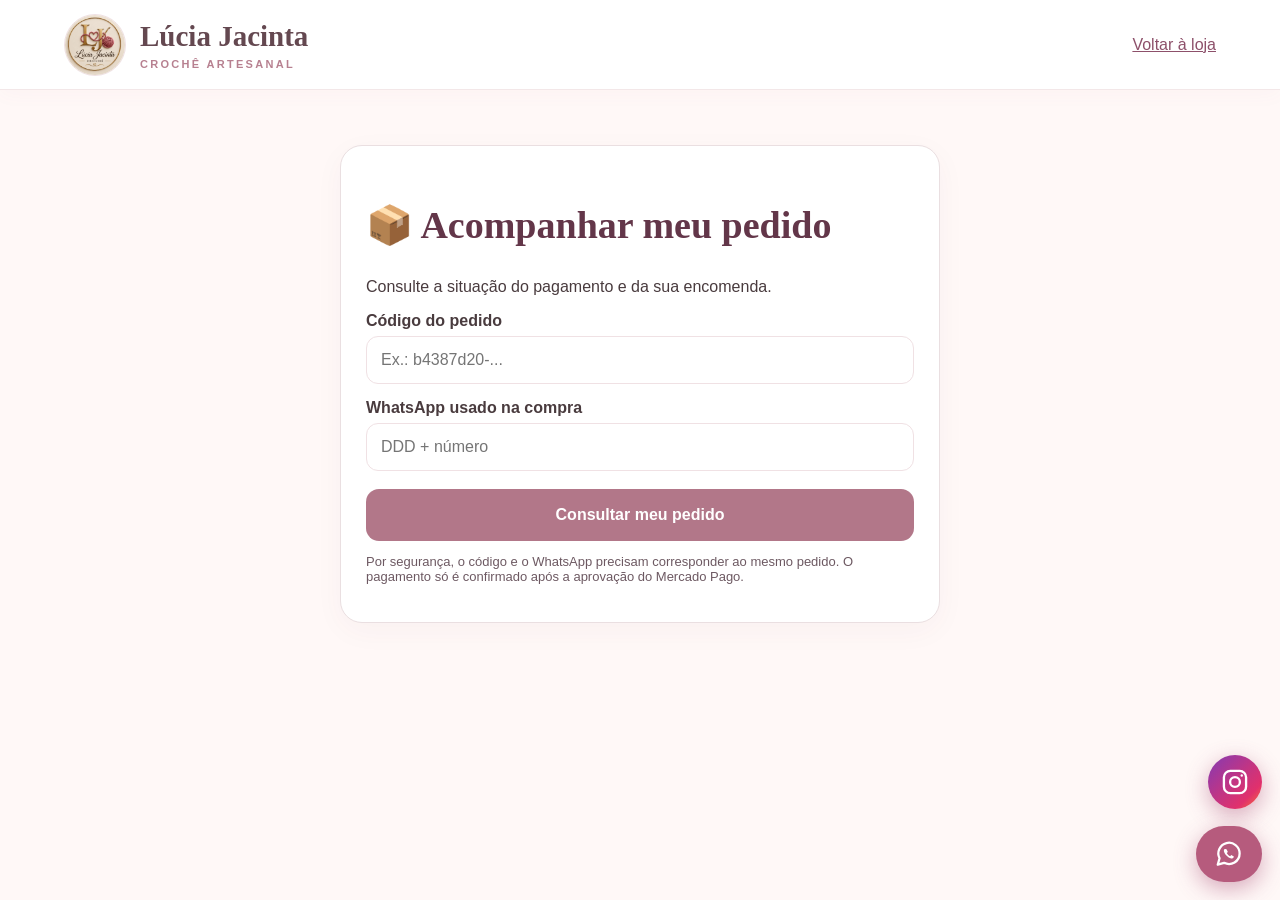
<file: acompanhar.html>
<!doctype html><html lang="pt-BR"><head><meta charset="utf-8"><meta name="viewport" content="width=device-width,initial-scale=1"><title>Acompanhar encomenda | Lúcia Jacinta Crochê</title><link rel="stylesheet" href="style.css?v=485"><style>body{background:#fff8f7}.track-wrap{max-width:640px;margin:35px auto;padding:20px}.track-card{background:#fff;border:1px solid #eadfe1;border-radius:22px;padding:25px;box-shadow:0 8px 30px #6336490a}.track-card h1{font:700 clamp(26px,6vw,38px) Georgia,serif;color:#633649}.track-card label{display:block;margin:15px 0 6px;font-weight:600}.track-card input{width:100%;box-sizing:border-box}.track-card button{width:100%;margin-top:18px}.track-result{margin-top:20px;border-radius:15px;background:#fff6f9;padding:18px;line-height:1.7}.track-steps{display:grid;gap:8px;margin:12px 0}.track-step{padding:10px;border-radius:10px;background:#f2edf0;color:#796e73}.track-step.done{background:#e6f5ea;color:#236c42}.track-step.current{outline:2px solid #a96783;font-weight:700}.track-note{font-size:13px;color:#6d5962}a{color:#8d506a}</style></head><body><header class="header"><a href="/" class="brand"><img src="assets/logo.jpg" alt=""><span><strong>Lúcia Jacinta</strong><small>CROCHÊ ARTESANAL</small></span></a><a href="/">Voltar à loja</a></header><main class="track-wrap"><section class="track-card"><h1>📦 Acompanhar meu pedido</h1><p>Consulte a situação do pagamento e da sua encomenda.</p><form id="trackForm"><label for="code">Código do pedido</label><input class="field" id="code" required placeholder="Ex.: b4387d20-..." autocomplete="off"><label for="phone">WhatsApp usado na compra</label><input class="field" id="phone" type="tel" inputmode="tel" required placeholder="DDD + número" autocomplete="tel"><button class="btn" id="lookup" type="submit">Consultar meu pedido</button></form><div id="result" class="track-result" role="status" aria-live="polite" hidden></div><p class="track-note">Por segurança, o código e o WhatsApp precisam corresponder ao mesmo pedido. O pagamento só é confirmado após a aprovação do Mercado Pago.</p></section></main><a class="floating-instagram" href="https://www.instagram.com/ljcro_che?obrf=MWdkcGFkeTViNHphOA==" target="_blank" rel="noopener noreferrer" aria-label="Instagram da Lúcia Jacinta Crochê" title="Instagram"><svg viewBox="0 0 24 24" width="28" height="28" fill="none" stroke="currentColor" stroke-width="2" stroke-linecap="round" stroke-linejoin="round" aria-hidden="true"><rect x="2.5" y="2.5" width="19" height="19" rx="5.5"/><circle cx="12" cy="12" r="4.2"/><circle cx="17.8" cy="6.4" r="1" fill="currentColor" stroke="none"/></svg></a><a class="floating-whatsapp" href="https://wa.me/5561994022266" target="_blank" rel="noopener noreferrer" aria-label="Conversar com a loja pelo WhatsApp" title="WhatsApp"><svg class="whatsapp-symbol" xmlns="http://www.w3.org/2000/svg" viewBox="0 0 24 24" aria-hidden="true" fill="none" stroke="currentColor" stroke-width="1.8" stroke-linecap="round" stroke-linejoin="round"><path d="M20.5 11.5a8.5 8.5 0 0 1-12.4 7.55L3 20.5l1.45-5.1A8.5 8.5 0 1 1 20.5 11.5Z"/><path d="M8.6 7.9c-.4.2-.8 1-.7 1.7.2 2.3 3.4 5.5 5.8 5.9.8.1 1.6-.3 1.9-.8l.3-.8-2.1-1.1-.9 1c-1.1-.4-2.1-1.4-2.7-2.6l.9-.9-1.1-2.2-.9-.2Z" fill="currentColor" stroke="none"/></svg></a><script>(()=>{'use strict';const $=x=>document.getElementById(x);const qs=new URLSearchParams(location.search);if(qs.get('id'))$('code').value=qs.get('id');const names={recebido:'Pedido recebido',producao:'Em produção',pronto:'Pronto para envio',enviado:'Enviado',entregue:'Entregue'};const stages=Object.keys(names);let lastLookup=null;document.addEventListener('visibilitychange',()=>{if(document.visibilityState==='visible'&&lastLookup&&Date.now()-lastLookup.at>30000){$('trackForm').requestSubmit()}});$('trackForm').addEventListener('submit',async e=>{e.preventDefault();const id=$('code').value.trim(),phone=$('phone').value.replace(/\D/g,'');lastLookup={at:Date.now()};const el=$('result');el.hidden=false;el.textContent='Consultando pedido...';$('lookup').disabled=true;try{const r=await fetch('/api/status-pedido?tracking=1&id='+encodeURIComponent(id)+'&phone='+encodeURIComponent(phone),{cache:'no-store'});const raw=await r.text();let data;try{data=JSON.parse(raw)}catch{throw Error('Não foi possível consultar agora. Atualize a página e tente novamente.')}if(!r.ok)throw Error(data.error||'Não foi possível consultar');const payment={approved:'✅ Pagamento confirmado',pending:'⏳ Aguardando pagamento',rejected:'❌ Pagamento recusado',cancelled:'❌ Pagamento cancelado',refunded:'↩️ Pagamento estornado'}[data.status]||'⏳ Pagamento em análise';el.replaceChildren();const title=document.createElement('strong');title.textContent=payment;el.append(title);if(data.status==='approved'){const heading=document.createElement('p');heading.textContent='Andamento da encomenda:';el.append(heading);const list=document.createElement('div');list.className='track-steps';const n=Math.max(0,stages.indexOf(data.andamento));stages.forEach((stage,i)=>{const step=document.createElement('div');step.className='track-step'+(i<=n?' done':'')+(i===n?' current':'');step.textContent=(i<=n?'✓ ':'○ ')+names[stage];list.append(step)});el.append(list)}else{const note=document.createElement('p');note.textContent='O andamento da produção ficará disponível após a confirmação do pagamento.';el.append(note)}}catch(err){el.textContent=err.message}finally{$('lookup').disabled=false}})})();</script></body></html>
</file>
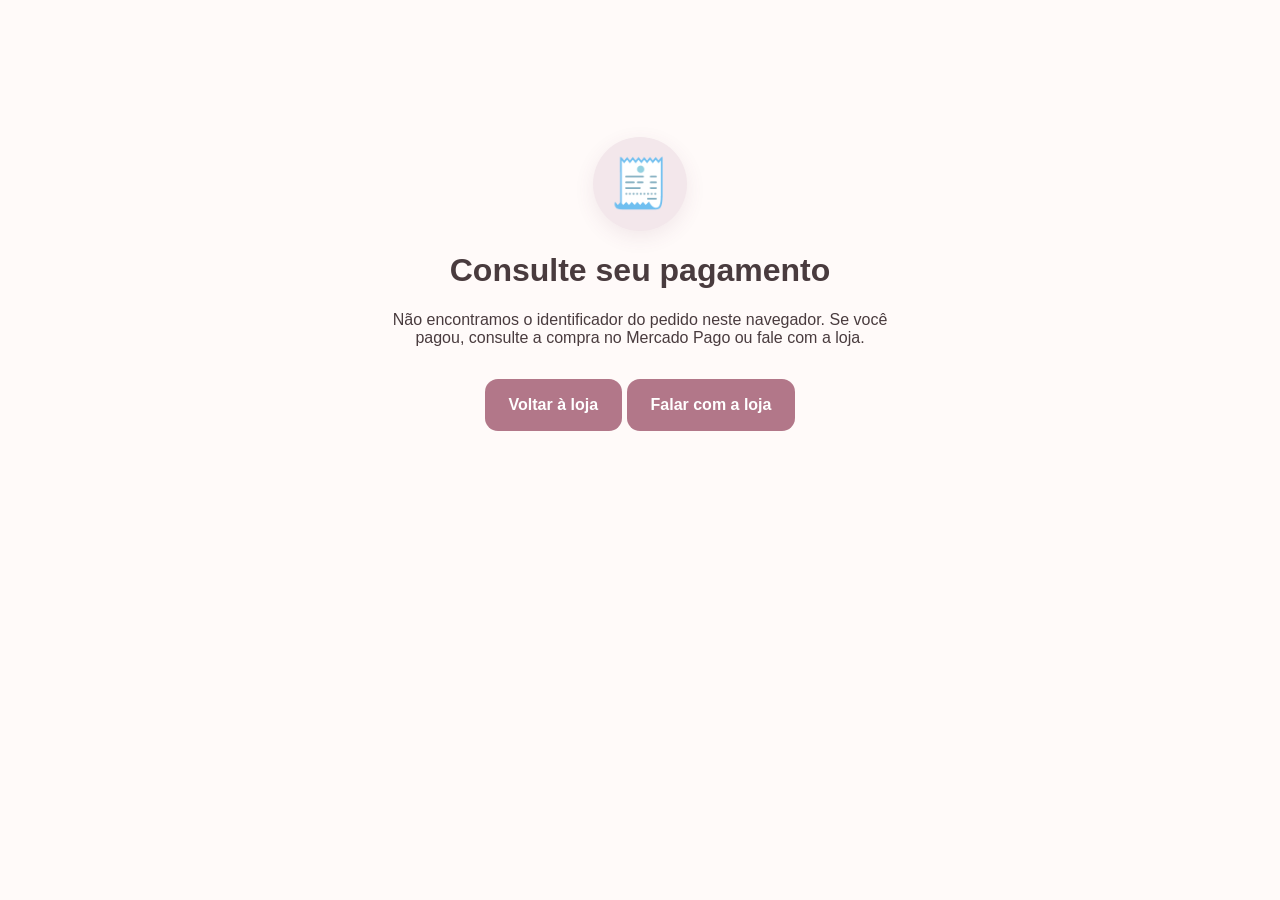
<file: pagamento.html>
<!doctype html><html lang="pt-BR"><head><meta charset="utf-8"><meta name="viewport" content="width=device-width,initial-scale=1"><meta name="theme-color" content="#fff8f7"><title>Status do pagamento | Lúcia Jacinta Crochê</title><link rel="stylesheet" href="style.css?v=461"><style>
#symbol{width:94px;height:94px;margin:0 auto 20px;display:grid;place-items:center;border-radius:50%;background:#f3e7eb;color:#8c536a;box-shadow:0 6px 20px #73455c18;transition:background .25s,color .25s;}
#symbol.payment-approved{background:linear-gradient(145deg,#e8f8ed,#d4f1dd);color:#19834c;box-shadow:0 7px 24px #218b5224;animation:paymentBadgeSway 2.5s ease-in-out infinite;}
#symbol.payment-approved .payment-check{display:grid;place-items:center;width:66px;height:66px;border-radius:50%;background:#1b9955;color:white;font:700 46px/1 system-ui,sans-serif;box-shadow:inset 0 -4px 7px #126e3b30;}
@keyframes paymentBadgeSway{0%,100%{transform:translateX(-5px) rotate(-4deg)}50%{transform:translateX(5px) rotate(4deg)}}
@media(prefers-reduced-motion:reduce){#symbol.payment-approved{animation:none}}
</style></head><body><main class="section" style="max-width:650px;margin:8vh auto;text-align:center"><div style="font-size:48px" id="symbol">⏳</div><h1 id="title">Aguardando confirmação do pagamento</h1><p id="message">Estamos consultando a confirmação oficial do Mercado Pago. Se você pagou com Pix, isso pode levar alguns instantes.</p><p id="detail" style="font-size:14px;opacity:.75"></p><section id="orderSummary" hidden style="text-align:left;background:white;border:1px solid #eadfe1;border-radius:16px;padding:18px;margin:20px 0"><h2 style="font-size:20px;margin-top:0">Resumo da encomenda</h2><div id="orderSummaryContent" style="white-space:pre-wrap;overflow-wrap:anywhere;line-height:1.65"></div></section><a class="btn" href="/">Voltar à loja</a> <a class="btn" id="contactStore" href="https://wa.me/5561994022266" target="_blank" rel="noopener">Falar com a loja</a></main><script>
(()=>{'use strict';const $=id=>document.getElementById(id),query=new URLSearchParams(location.search),id=query.get('order_id')||sessionStorage.getItem('lj-pedido-atual')||'',valid=/^[0-9a-f]{8}-[0-9a-f]{4}-[0-9a-f]{4}-[0-9a-f]{4}-[0-9a-f]{12}$/i.test(id);let count=0;
function show(symbol,title,message,detail=''){const el=$('symbol');if(symbol==='✅'){el.classList.add('payment-approved');el.innerHTML='<span class="payment-check" aria-label="Pagamento confirmado">✓</span>'}else{el.classList.remove('payment-approved');el.textContent=symbol;}$('title').textContent=title;$('message').textContent=message;$('detail').textContent=detail}

function orderDetails(){try{return JSON.parse(sessionStorage.getItem('lj-detalhes-pedido-'+id)||'null')}catch{return null}}
function confirmedDetails(){
 const d=orderDetails();if(!d)return;
 const a=d.endereco||{},c=d.cliente||{};
 const address=[a.logradouro,a.numero,a.complemento,a.bairro,a.cidade,a.uf,a.cep?'CEP '+a.cep:''].filter(Boolean).join(', ')||'Não informado';
 const products=(d.items||[]).map(p=>'• '+(p.quantity||1)+'x '+p.nome+' — '+Number(p.preco||0).toLocaleString('pt-BR',{style:'currency',currency:'BRL'})).join('\n')||'Não informado';
 const sections=[
 '🧶 *LÚCIA JACINTA CROCHÊ*',
 '✅ *PAGAMENTO CONFIRMADO*',
 'Olá! Acabei de finalizar minha compra. Seguem os dados da encomenda:',
 '🧾 *PEDIDO*\n'+id,
 '👤 *DADOS DO CLIENTE*\nNome: '+(c.nome||'Não informado')+'\nWhatsApp: '+(c.telefone||'Não informado')+'\nE-mail: '+(c.email||'Não informado'),
 '🛍️ *PRODUTOS*\n'+products,
 '📍 *ENDEREÇO DE ENTREGA*\n'+address,
 '📝 *REFERÊNCIA / OBSERVAÇÕES*\n'+(a.observacoes||'Nenhuma'),
 '💳 *PAGAMENTO*\nAprovado pelo Mercado Pago',
 'Obrigada(o)! Aguardo a confirmação da encomenda. 💕'
 ];
 const message=sections.join('\n\n');
 $('orderSummaryContent').textContent=message.replace(/\\*/g,'');
 $('orderSummary').hidden=false;
 $('contactStore').href='https://wa.me/5561994022266?text='+encodeURIComponent(message);
}

if(!valid){show('🧾','Consulte seu pagamento','Não encontramos o identificador do pedido neste navegador. Se você pagou, consulte a compra no Mercado Pago ou fale com a loja.');return}
async function check(){try{const r=await fetch('/api/status-pedido?id='+encodeURIComponent(id),{cache:'no-store'});if(!r.ok)throw Error('Falha na consulta');const data=await r.json();if(data.status==='approved'){show('✅','Pagamento confirmado!','Seu pagamento foi aprovado pelo Mercado Pago. Obrigado por comprar na Lúcia Jacinta Crochê!');sessionStorage.removeItem('lj-pedido-atual');localStorage.removeItem('lj-cart-v35');confirmedDetails();return}if(data.status==='rejected'||data.status==='cancelled'){show('⚠️','Pagamento não aprovado','O pagamento foi recusado ou cancelado. Você pode voltar à loja e tentar novamente.');return}if(data.status==='refunded'){show('↩️','Pagamento devolvido','O pagamento foi estornado. Entre em contato com a loja.');return}show('⏳','Aguardando confirmação do pagamento','Seu pedido foi registrado. Assim que o Mercado Pago confirmar o pagamento, esta tela será atualizada automaticamente.')}catch{show('⏳','Verificando pagamento','Não foi possível consultar a confirmação agora. Você pode aguardar ou consultar sua compra no Mercado Pago.')}
if(++count<120)setTimeout(check,5000);else $('detail').textContent='Se a confirmação demorar, consulte seu pagamento no Mercado Pago ou entre em contato com a loja.'}
check();
})();
</script></body></html>
</file>
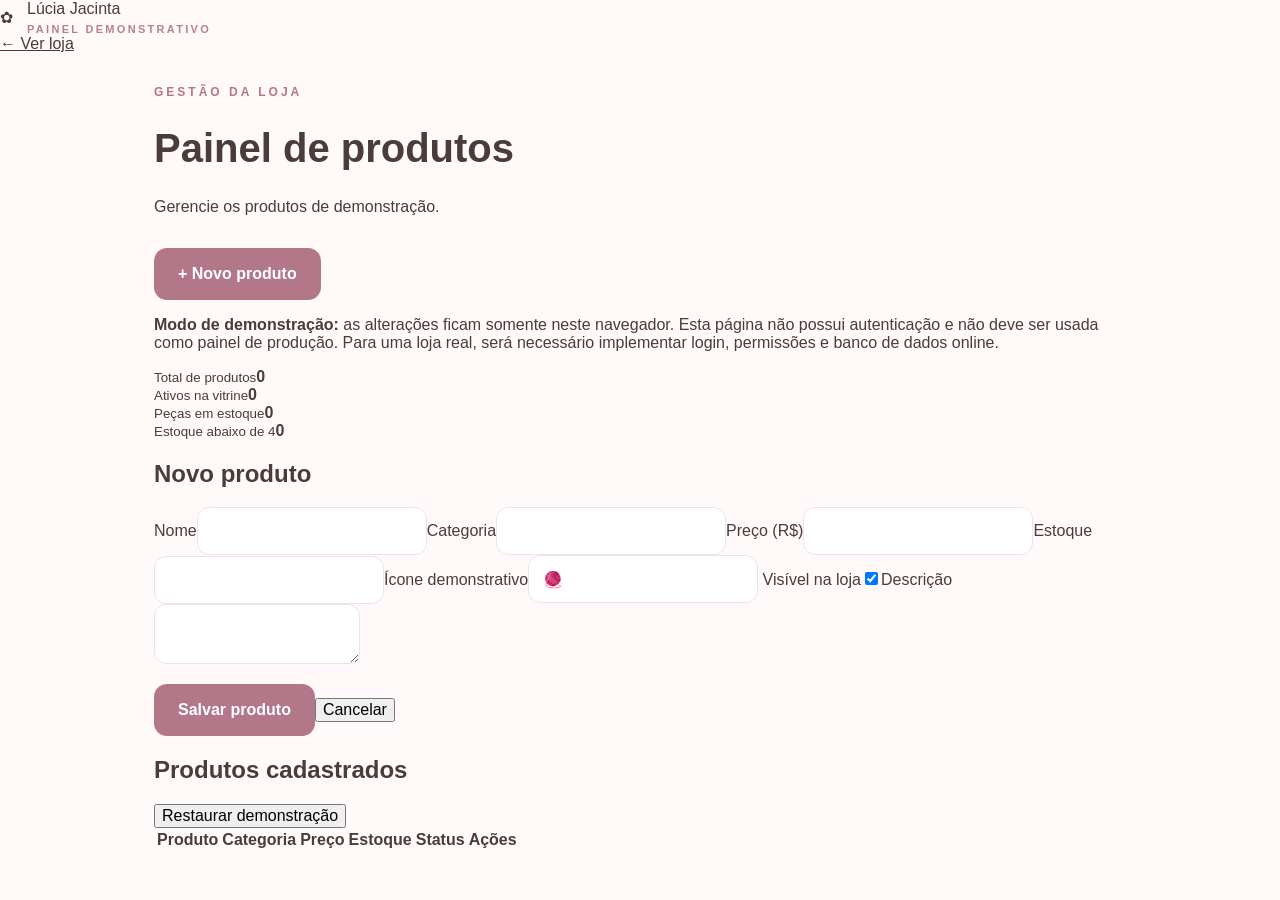
<file: painel.html>
<!doctype html><html lang="pt-BR"><head><meta charset="utf-8"><meta name="viewport" content="width=device-width,initial-scale=1"><title>Painel demonstrativo | Lúcia Jacinta</title><link rel="stylesheet" href="style.css"></head><body class="admin-body"><header><div class="wrap top"><a class="brand" href="index.html"><span class="brand-icon">✿</span><span>Lúcia Jacinta <small>PAINEL DEMONSTRATIVO</small></span></a><nav><a href="index.html">← Ver loja</a></nav></div></header><main class="admin-shell"><div class="admin-top"><div><span class="eyebrow">GESTÃO DA LOJA</span><h1 style="font-size:2.5rem">Painel de produtos</h1><p>Gerencie os produtos de demonstração.</p></div><button id="addProduct" class="btn">+ Novo produto</button></div><p class="notice"><strong>Modo de demonstração:</strong> as alterações ficam somente neste navegador. Esta página não possui autenticação e não deve ser usada como painel de produção. Para uma loja real, será necessário implementar login, permissões e banco de dados online.</p><div class="stats"><div class="stat"><small>Total de produtos</small><strong id="sTotal">0</strong></div><div class="stat"><small>Ativos na vitrine</small><strong id="sActive">0</strong></div><div class="stat"><small>Peças em estoque</small><strong id="sStock">0</strong></div><div class="stat"><small>Estoque abaixo de 4</small><strong id="sLow">0</strong></div></div><section class="panel hidden" id="formPanel"><h2 id="formTitle">Novo produto</h2><form id="productForm"><div class="form-grid"><label>Nome<input class="field" name="name" maxlength="90" required></label><label>Categoria<input class="field" name="category" maxlength="50" required></label><label>Preço (R$)<input class="field" name="price" type="number" min="0" step="0.01" required></label><label>Estoque<input class="field" name="stock" type="number" min="0" step="1" required></label><label>Ícone demonstrativo<input class="field" name="icon" maxlength="10" value="🧶"></label><label style="justify-content:center"> <span>Visível na loja</span><input name="active" type="checkbox" checked></label><label class="wide">Descrição<textarea class="field" name="description" maxlength="350"></textarea></label></div><div class="form-actions"><button class="btn" type="submit">Salvar produto</button><button class="light" type="button" id="cancelEdit">Cancelar</button></div></form></section><section class="panel"><div class="panel-top"><h2>Produtos cadastrados</h2><button class="light" id="resetDemo">Restaurar demonstração</button></div><div class="table-wrap"><table><thead><tr><th>Produto</th><th>Categoria</th><th>Preço</th><th>Estoque</th><th>Status</th><th>Ações</th></tr></thead><tbody id="adminRows"></tbody></table></div></section></main><script src="app.js"></script></body></html>
</file>
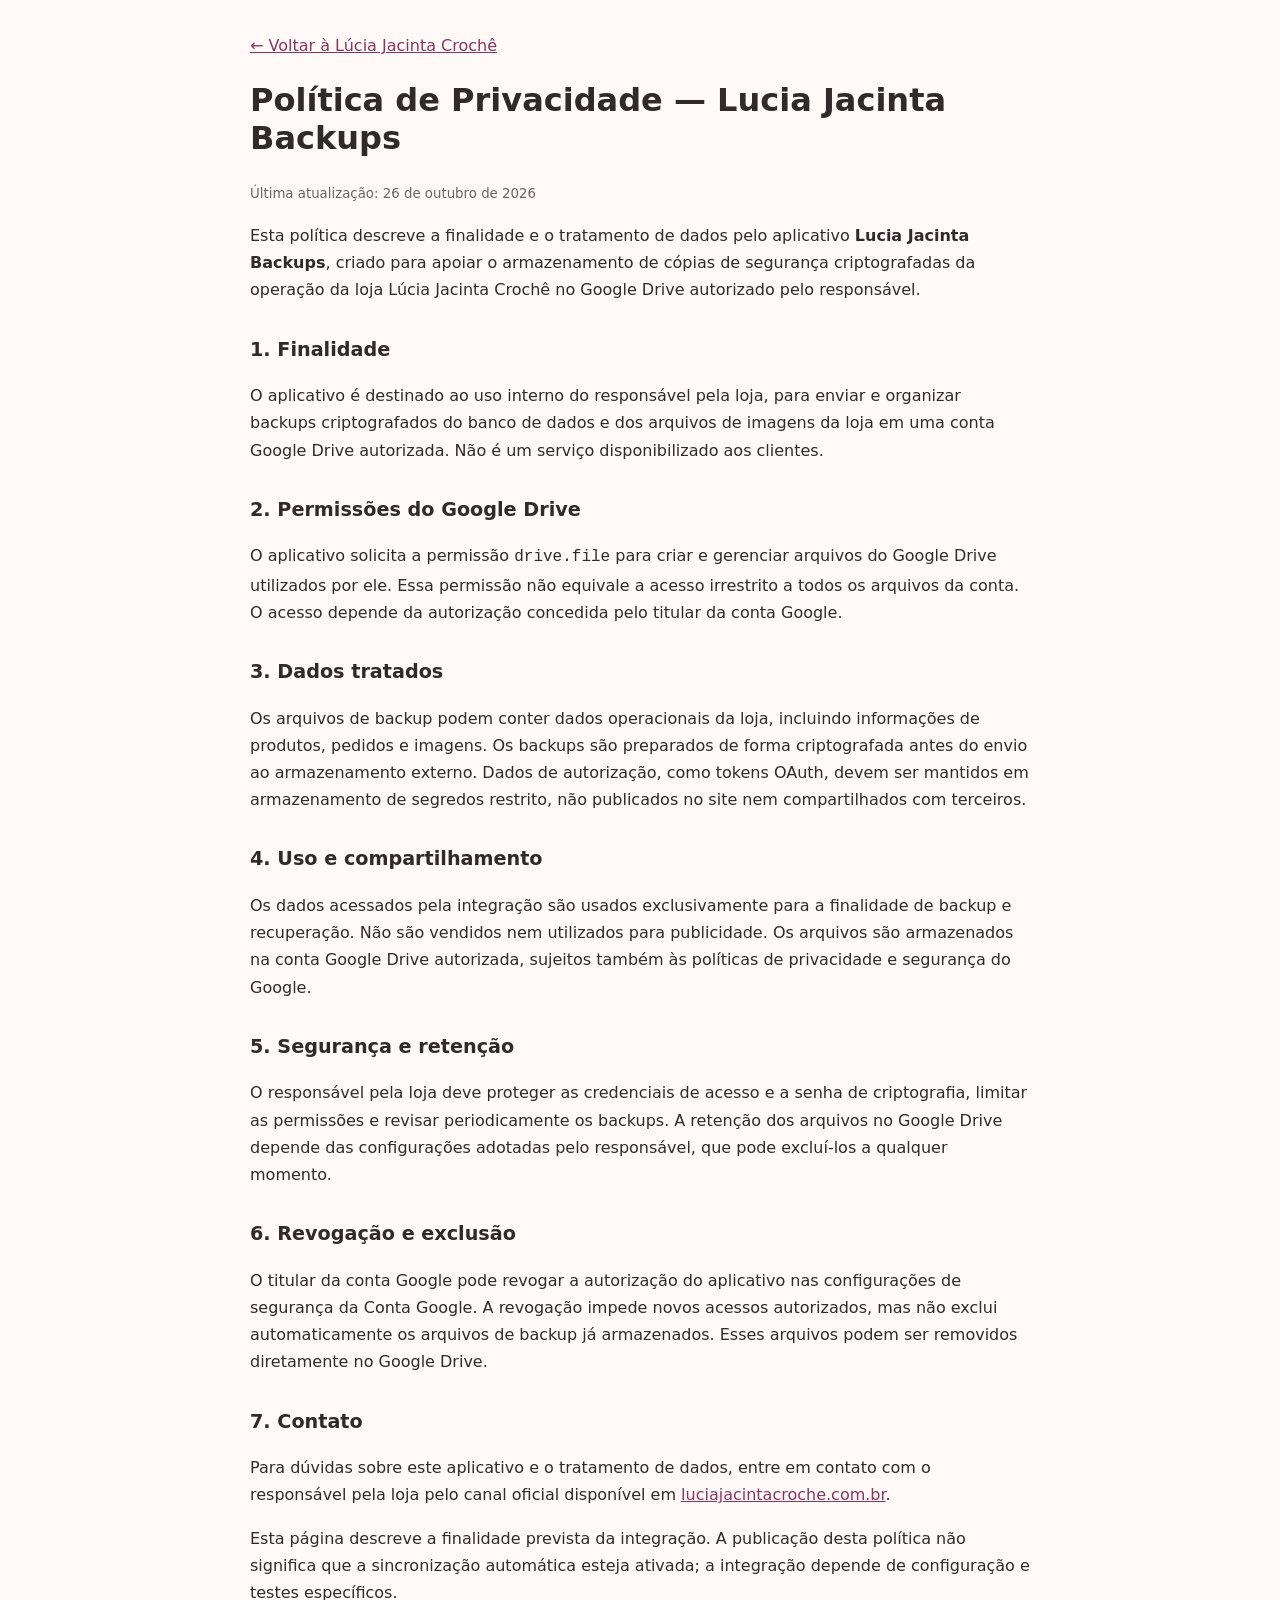
<file: politica-de-privacidade.html>
<!doctype html>
<html lang="pt-BR">
<head>
<meta charset="utf-8"><meta name="viewport" content="width=device-width,initial-scale=1">
<meta name="robots" content="index,follow">
<title>Política de Privacidade — Lucia Jacinta Backups</title>
<style>body{margin:0;background:#fffaf8;color:#302a2a;font:16px/1.7 system-ui,-apple-system,Arial,sans-serif}main{max-width:780px;margin:auto;padding:32px 22px 64px}h1{font-size:2rem;line-height:1.2}h2{margin-top:30px;font-size:1.2rem}a{color:#8b345d}small{color:#666}</style>
</head><body><main>
<a href="/">← Voltar à Lúcia Jacinta Crochê</a>
<h1>Política de Privacidade — Lucia Jacinta Backups</h1>
<p><small>Última atualização: 26 de outubro de 2026</small></p>
<p>Esta política descreve a finalidade e o tratamento de dados pelo aplicativo <strong>Lucia Jacinta Backups</strong>, criado para apoiar o armazenamento de cópias de segurança criptografadas da operação da loja Lúcia Jacinta Crochê no Google Drive autorizado pelo responsável.</p>
<h2>1. Finalidade</h2>
<p>O aplicativo é destinado ao uso interno do responsável pela loja, para enviar e organizar backups criptografados do banco de dados e dos arquivos de imagens da loja em uma conta Google Drive autorizada. Não é um serviço disponibilizado aos clientes.</p>
<h2>2. Permissões do Google Drive</h2>
<p>O aplicativo solicita a permissão <code>drive.file</code> para criar e gerenciar arquivos do Google Drive utilizados por ele. Essa permissão não equivale a acesso irrestrito a todos os arquivos da conta. O acesso depende da autorização concedida pelo titular da conta Google.</p>
<h2>3. Dados tratados</h2>
<p>Os arquivos de backup podem conter dados operacionais da loja, incluindo informações de produtos, pedidos e imagens. Os backups são preparados de forma criptografada antes do envio ao armazenamento externo. Dados de autorização, como tokens OAuth, devem ser mantidos em armazenamento de segredos restrito, não publicados no site nem compartilhados com terceiros.</p>
<h2>4. Uso e compartilhamento</h2>
<p>Os dados acessados pela integração são usados exclusivamente para a finalidade de backup e recuperação. Não são vendidos nem utilizados para publicidade. Os arquivos são armazenados na conta Google Drive autorizada, sujeitos também às políticas de privacidade e segurança do Google.</p>
<h2>5. Segurança e retenção</h2>
<p>O responsável pela loja deve proteger as credenciais de acesso e a senha de criptografia, limitar as permissões e revisar periodicamente os backups. A retenção dos arquivos no Google Drive depende das configurações adotadas pelo responsável, que pode excluí-los a qualquer momento.</p>
<h2>6. Revogação e exclusão</h2>
<p>O titular da conta Google pode revogar a autorização do aplicativo nas configurações de segurança da Conta Google. A revogação impede novos acessos autorizados, mas não exclui automaticamente os arquivos de backup já armazenados. Esses arquivos podem ser removidos diretamente no Google Drive.</p>
<h2>7. Contato</h2>
<p>Para dúvidas sobre este aplicativo e o tratamento de dados, entre em contato com o responsável pela loja pelo canal oficial disponível em <a href="https://luciajacintacroche.com.br/">luciajacintacroche.com.br</a>.</p>
<p>Esta página descreve a finalidade prevista da integração. A publicação desta política não significa que a sincronização automática esteja ativada; a integração depende de configuração e testes específicos.</p>
</main></body></html>
</file>
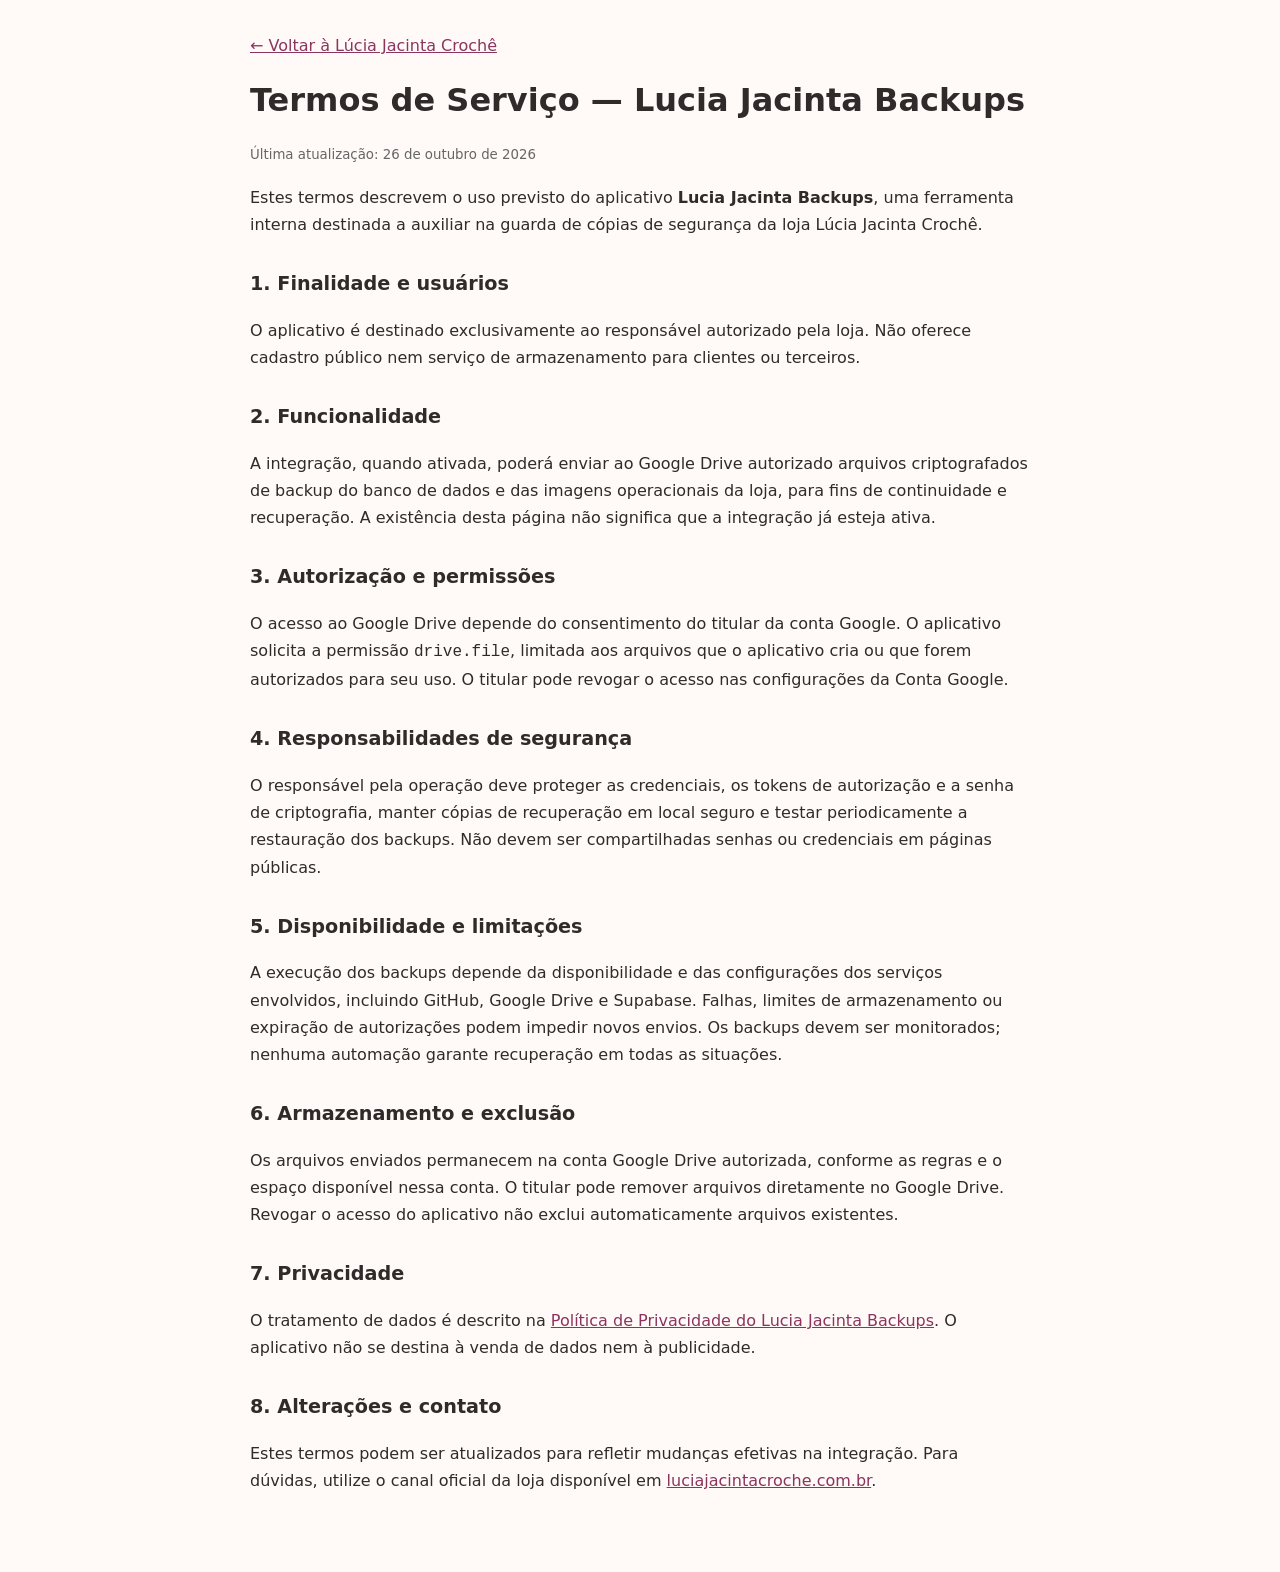
<file: termos-de-servico.html>
<!doctype html>
<html lang="pt-BR">
<head>
<meta charset="utf-8">
<meta name="viewport" content="width=device-width,initial-scale=1">
<meta name="robots" content="index,follow">
<meta name="description" content="Termos de Serviço do aplicativo interno Lucia Jacinta Backups.">
<title>Termos de Serviço — Lucia Jacinta Backups</title>
<style>body{margin:0;background:#fffaf8;color:#302a2a;font:16px/1.7 system-ui,-apple-system,Arial,sans-serif}main{max-width:780px;margin:auto;padding:32px 22px 64px}h1{font-size:2rem;line-height:1.2}h2{margin-top:30px;font-size:1.2rem}a{color:#8b345d}small{color:#666}</style>
</head>
<body><main>
<a href="/">← Voltar à Lúcia Jacinta Crochê</a>
<h1>Termos de Serviço — Lucia Jacinta Backups</h1>
<p><small>Última atualização: 26 de outubro de 2026</small></p>
<p>Estes termos descrevem o uso previsto do aplicativo <strong>Lucia Jacinta Backups</strong>, uma ferramenta interna destinada a auxiliar na guarda de cópias de segurança da loja Lúcia Jacinta Crochê.</p>
<h2>1. Finalidade e usuários</h2>
<p>O aplicativo é destinado exclusivamente ao responsável autorizado pela loja. Não oferece cadastro público nem serviço de armazenamento para clientes ou terceiros.</p>
<h2>2. Funcionalidade</h2>
<p>A integração, quando ativada, poderá enviar ao Google Drive autorizado arquivos criptografados de backup do banco de dados e das imagens operacionais da loja, para fins de continuidade e recuperação. A existência desta página não significa que a integração já esteja ativa.</p>
<h2>3. Autorização e permissões</h2>
<p>O acesso ao Google Drive depende do consentimento do titular da conta Google. O aplicativo solicita a permissão <code>drive.file</code>, limitada aos arquivos que o aplicativo cria ou que forem autorizados para seu uso. O titular pode revogar o acesso nas configurações da Conta Google.</p>
<h2>4. Responsabilidades de segurança</h2>
<p>O responsável pela operação deve proteger as credenciais, os tokens de autorização e a senha de criptografia, manter cópias de recuperação em local seguro e testar periodicamente a restauração dos backups. Não devem ser compartilhadas senhas ou credenciais em páginas públicas.</p>
<h2>5. Disponibilidade e limitações</h2>
<p>A execução dos backups depende da disponibilidade e das configurações dos serviços envolvidos, incluindo GitHub, Google Drive e Supabase. Falhas, limites de armazenamento ou expiração de autorizações podem impedir novos envios. Os backups devem ser monitorados; nenhuma automação garante recuperação em todas as situações.</p>
<h2>6. Armazenamento e exclusão</h2>
<p>Os arquivos enviados permanecem na conta Google Drive autorizada, conforme as regras e o espaço disponível nessa conta. O titular pode remover arquivos diretamente no Google Drive. Revogar o acesso do aplicativo não exclui automaticamente arquivos existentes.</p>
<h2>7. Privacidade</h2>
<p>O tratamento de dados é descrito na <a href="/politica-de-privacidade.html">Política de Privacidade do Lucia Jacinta Backups</a>. O aplicativo não se destina à venda de dados nem à publicidade.</p>
<h2>8. Alterações e contato</h2>
<p>Estes termos podem ser atualizados para refletir mudanças efetivas na integração. Para dúvidas, utilize o canal oficial da loja disponível em <a href="https://luciajacintacroche.com.br/">luciajacintacroche.com.br</a>.</p>
</main></body></html>
</file>
<file: style.css>
:root{--wine:#633649;--pink:#a26980;--ink:#36292e;--muted:#776d70;--bg:#fffaf8;--line:#eadfe3}*{box-sizing:border-box}html{scroll-behavior:smooth}body{margin:0;background:var(--bg);color:var(--ink);font-family:Arial,Helvetica,sans-serif}button,input,select{font:inherit}button{cursor:pointer}a{color:inherit}.header{height:90px;background:#fff;display:flex;align-items:center;justify-content:space-between;gap:12px;padding:12px max(5%,calc((100% - 1180px)/2));border-bottom:1px solid var(--line);position:relative;z-index:2}.brand{display:flex;align-items:center;gap:14px;text-decoration:none;min-width:0}.brand img{width:62px;height:62px;object-fit:cover;border-radius:50%;border:1px solid var(--line)}.brand strong{display:block;font:700 clamp(20px,3vw,29px) Georgia,serif;white-space:nowrap}.brand small{display:block;color:var(--pink);font-weight:700;letter-spacing:2.3px;margin-top:5px;font-size:11px}.bag{border:1px solid var(--line);background:white;padding:11px 15px;border-radius:40px;white-space:nowrap;font-weight:700}.bag b{display:inline-grid;place-items:center;min-width:36px;height:36px;padding:0 8px;border-radius:50%;background:var(--wine);color:#fff;margin-left:5px}.hero{background:linear-gradient(140deg,#fffaf8,#f9eaed);padding:66px 5% 58px}.hero-content{max-width:1140px;margin:auto;display:grid;grid-template-columns:1.15fr .85fr;gap:36px;align-items:center}.eyebrow{display:block;color:#a16a7e;font-size:12px;font-weight:800;letter-spacing:3px}.hero h1{font:700 clamp(44px,6vw,75px)/1.08 Georgia,serif;margin:24px 0}.hero h1 em{color:var(--pink)}.hero p{font-size:19px;line-height:1.7;color:var(--muted);max-width:570px}.btn{display:inline-block;border:0;background:var(--wine);color:white;text-decoration:none;border-radius:13px;padding:17px 24px;font-weight:700;margin-top:16px;text-align:center}.btn:hover{background:#4c2938}.features{color:var(--wine);font-weight:700;line-height:2.2;margin-top:26px}.hero-art{text-align:center;display:flex;flex-direction:column;align-items:center;gap:10px}.hero-art img{display:block;width:min(100%,390px);aspect-ratio:1;object-fit:cover;border-radius:50%;filter:drop-shadow(0 15px 24px #63364925)}.hero-art span{background:#fff;padding:17px 22px;border-radius:18px;font:23px Georgia,serif;box-shadow:0 10px 28px #63364915}.section{max-width:1180px;margin:auto;padding:75px 5%}.section h2,.about h2{font:700 clamp(32px,4vw,46px)/1.16 Georgia,serif;margin:12px 0}.muted{color:var(--muted)}.tools{display:flex;gap:12px;margin:28px 0;flex-wrap:wrap}.tools input,.tools select,.field{border:1px solid var(--line);border-radius:12px;padding:14px;background:white;color:var(--ink)}.tools input{flex:1;min-width:180px}.tools select{min-width:190px}.products{display:grid;grid-template-columns:repeat(3,minmax(0,1fr));gap:22px}.product{background:white;border:1px solid var(--line);border-radius:18px;overflow:hidden;box-shadow:0 8px 28px #6336490a}.product img{width:100%;aspect-ratio:1;object-fit:cover;background:#f5edf0}.product-body{padding:17px}.product h3{font:700 22px Georgia,serif;margin:8px 0}.product .price{color:var(--wine);font-weight:800;font-size:19px}.product button{width:100%;border:0;background:var(--wine);color:white;padding:12px;border-radius:10px;font-weight:700}.about{text-align:center;background:#f4e8eb;padding:65px 6%}.about img{display:block;width:140px;height:140px;object-fit:cover;border-radius:50%;margin:0 auto 22px}.about p{max-width:560px;margin:16px auto;line-height:1.8;color:var(--muted)}footer{text-align:center;padding:30px;color:var(--muted)}.backdrop{position:fixed;inset:0;background:#0007;z-index:10}.backdrop[hidden]{display:none}.cart-panel{position:fixed;right:0;top:0;height:100dvh;width:min(420px,100%);background:white;z-index:11;box-shadow:-8px 0 35px #0002;display:flex;flex-direction:column;transform:translateX(110%);transition:transform .25s}.cart-panel.open{transform:translateX(0)}.cart-head,.cart-footer{padding:22px;border-bottom:1px solid var(--line)}.cart-head{display:flex;align-items:center;justify-content:space-between}.cart-head h2{margin:0;font:700 28px Georgia,serif}.icon-btn{border:0;background:transparent;font-size:22px}.cart-footer{border-top:1px solid var(--line);margin-top:auto}.cart-footer p{display:flex;justify-content:space-between}.full{width:100%}#cartItems{padding:18px 22px;overflow:auto}.cart-item{border-bottom:1px solid var(--line);padding:14px 0}.cart-item strong{display:block}.cart-item button{margin:8px 5px 0 0;border:1px solid var(--line);border-radius:8px;padding:6px 11px;background:white}.admin-shell{max-width:1100px;margin:0 auto;padding:32px 5%}.admin-card{background:white;border:1px solid var(--line);border-radius:18px;padding:24px;margin-bottom:20px}.admin-card h2{font:700 27px Georgia,serif}.admin-grid{display:grid;grid-template-columns:repeat(2,minmax(0,1fr));gap:14px}.admin-grid label{display:flex;flex-direction:column;gap:6px;font-weight:700}.admin-grid .wide{grid-column:1/-1}.admin-grid textarea{min-height:90px;resize:vertical}.admin-list{display:grid;gap:10px}.admin-item{display:flex;gap:12px;align-items:center;justify-content:space-between;padding:12px;border:1px solid var(--line);border-radius:12px}.admin-item img{width:65px;height:65px;object-fit:cover;border-radius:8px}.admin-item button,.secondary-btn{border:1px solid var(--line);border-radius:8px;padding:9px;background:white}.error{color:#a02742}.success{color:#286b45}[hidden]{display:none!important}@media(max-width:700px){.header{height:82px;padding:10px 4%}.brand img{width:50px;height:50px}.brand{gap:9px}.brand strong{font-size:clamp(17px,4.5vw,24px)}.brand small{font-size:9px;letter-spacing:1.4px}.bag{padding:8px;font-size:13px}.bag b{min-width:30px;height:30px}.hero{padding:36px 5% 42px}.hero-content{grid-template-columns:minmax(0,1fr);gap:24px}.hero h1{font-size:clamp(37px,9.5vw,52px);margin:17px 0;overflow-wrap:break-word}.hero p{font-size:16px;line-height:1.65}.features{margin-top:20px;font-size:14px}.hero-art img{width:min(70vw,270px)}.hero-art span{font-size:19px;padding:14px 17px}.section{padding:45px 5%}.products{grid-template-columns:repeat(2,minmax(0,1fr));gap:12px}.product-body{padding:12px}.product h3{font-size:17px}.product .price{font-size:16px}.tools select{flex:1}.admin-grid{grid-template-columns:1fr}}@media(max-width:380px){.products{grid-template-columns:1fr}.brand strong{font-size:17px}}


/* V3.5.1 — refinamentos para celular */
@media(max-width:700px){
  .hero-content{gap:18px}
  .hero-art{margin-top:2px}
  .hero-art img{width:min(68vw,255px);object-fit:contain}
  .hero-art span{position:static;transform:none}
  .hero p{margin-bottom:16px}
  .features{line-height:1.9}
}
button:focus-visible,a:focus-visible,input:focus-visible,select:focus-visible,textarea:focus-visible{outline:3px solid #a26980;outline-offset:2px}

.secondary-checkout{margin-top:10px;background:#fff!important;color:#633649!important;border:1px solid #633649!important}.checkout-note{display:block;margin-top:12px;color:#665b60;line-height:1.5}.admin-card,.admin-grid,.admin-grid label{min-width:0}.admin-grid input,.admin-grid textarea{max-width:100%;box-sizing:border-box}.admin-item{overflow-wrap:anywhere}

/* V3.7 — atmosfera acolhedora, casa e artesanato */
:root{--wine:#694b43;--pink:#a77775;--ink:#3d322d;--muted:#766e65;--bg:#fcf8f2;--line:#e9dfd2}
body{background:var(--bg)}
.header{background:#fffdf9;border-bottom-color:#e8dfd1;box-shadow:0 2px 16px #4e39200a}
.brand small{color:#98736b}
.bag{background:#f9f2e9;border-color:#e9dccc}
.bag b{background:#795449}
.hero{background:radial-gradient(circle at 85% 12%,#f5e4d9 0,transparent 45%),linear-gradient(135deg,#fffaf1 0%,#f6eee5 62%,#f5e7df 100%);position:relative}
.hero h1{letter-spacing:-1.6px}
.hero h1 em{color:#a16d69}
.hero p{color:#6f625a}
.eyebrow{color:#a17469}
.features{color:#79574b}
.hero-art img{border:8px solid #fffaf3;box-shadow:0 20px 50px #7d5e4429}
.hero-art span{background:#fffdf9;color:#77574e;border:1px solid #f0e2d5}
.btn,.product button{background:#755348;border-radius:12px;transition:transform .18s,background .18s,box-shadow .18s}
.btn:hover,.product button:hover{background:#5c4037;transform:translateY(-2px);box-shadow:0 9px 20px #5c40371d}
.section{padding-top:82px;padding-bottom:85px}
.section h2,.about h2{color:#4e3b32}
.tools input,.tools select{border-color:#e4d9cc;background:#fffefa}
.product{border:1px solid #eadfd3;border-radius:22px;background:#fffdfa;box-shadow:0 12px 32px #6d503510;transition:transform .2s,box-shadow .2s}
.product:hover{transform:translateY(-4px);box-shadow:0 18px 38px #6d50351c}
.product img{background:#f4ede3}
.product-body{padding:20px}
.product .price{color:#795449}
.about{background:linear-gradient(145deg,#f4e8dd,#f8efe5);border-top:1px solid #e9dccc;border-bottom:1px solid #e9dccc}
.about img{border:6px solid #fff9f2;box-shadow:0 10px 24px #71513b1f}
.cart-panel{background:#fffdf9}
.cart-footer{background:#fcf6ed}
.secondary-checkout{background:#755348!important;color:#fff!important;border-color:#755348!important}
.secondary-checkout:hover{background:#5c4037!important}
.checkout-note{color:#76685e}
@media(max-width:700px){.hero{padding-top:42px}.hero h1{letter-spacing:-.8px}.section{padding-top:56px;padding-bottom:62px}.product-body{padding:14px}.product{border-radius:16px}.hero-art img{border-width:5px}}

/* V3.8: navegação por abas e inspiração de ambientes */
.site-tabs{display:flex;justify-content:center;gap:12px;padding:13px 18px;background:#fffdf9;border-bottom:1px solid #eadfd3;position:relative;z-index:2;overflow-x:auto;scrollbar-width:thin}
.site-tabs a{display:inline-flex;align-items:center;justify-content:center;text-align:center;white-space:nowrap;padding:12px 19px;border-radius:30px;text-decoration:none;color:#735c50;font-weight:700;font-size:14px;transition:.2s}
.site-tabs a:hover,.site-tabs a.active{background:#755348;color:white}
.tab-view[hidden]{display:none!important}
.story-page,.inspiration-page{max-width:1180px;margin:0 auto;padding:75px 5% 90px;min-height:62vh}
.story-layout{display:grid;grid-template-columns:.85fr 1.15fr;align-items:center;gap:65px}
.story-visual{background:linear-gradient(145deg,#f4e5da,#e9d1c1);border-radius:34px;padding:50px 30px;text-align:center;box-shadow:0 20px 45px #65473112}
.story-visual img{width:min(75%,290px);aspect-ratio:1;object-fit:cover;border-radius:50%;border:9px solid #fffaf4;box-shadow:0 16px 35px #624c3922}
.story-visual span{display:block;margin-top:22px;font:italic 24px Georgia,serif;color:#795449}
.story-copy h1,.inspiration-intro h1{font:700 clamp(36px,4.7vw,58px)/1.15 Georgia,serif;color:#513c32;margin:17px 0 24px}
.story-copy p,.inspiration-intro p{font-size:17px;line-height:1.85;color:#71645c}
.inspiration-intro{text-align:center;max-width:750px;margin:0 auto 40px}
.room-grid{display:grid;grid-template-columns:repeat(2,minmax(0,1fr));gap:25px}
.room-card{border-radius:25px;overflow:hidden;background:#fffdf9;border:1px solid #e9dccc;box-shadow:0 14px 36px #674a3411}
.room-art{min-height:215px;display:grid;place-items:center;font-size:92px;background:linear-gradient(145deg,#f3e8db,#dfc9b6)}
.room-kitchen .room-art{background:linear-gradient(145deg,#f3eee1,#d9dfcf)}
.room-bath .room-art{background:linear-gradient(145deg,#f5e8e2,#d9dfe0)}
.room-table .room-art{background:linear-gradient(145deg,#f7eddf,#e6d4bd)}
.room-copy{padding:25px 29px 29px}
.room-copy small{color:#9b7665;font-weight:800;letter-spacing:2px}
.room-copy h2{font:700 29px Georgia,serif;margin:10px 0;color:#513c32}
.room-copy p{color:#76685e;line-height:1.65}
.room-copy a{display:inline-block;margin-top:10px;color:#755348;font-weight:800}
.inspiration-note{text-align:center;margin-top:30px;color:#85766b;font-size:13px}
@media(max-width:700px){.site-tabs{justify-content:flex-start;gap:5px;padding:10px}.site-tabs a{font-size:12px;padding:10px 12px}.story-page,.inspiration-page{padding:45px 5% 65px}.story-layout{grid-template-columns:1fr;gap:30px}.story-visual{padding:32px 18px}.story-visual img{width:180px}.room-grid{grid-template-columns:1fr;gap:18px}.room-art{min-height:160px;font-size:72px}.room-copy{padding:20px}.room-copy h2{font-size:25px}}

/* V3.9 — ajustes finais de navegação e apresentação mobile */
.site-tabs{gap:8px;align-items:center}
.site-tabs a{background:transparent!important;color:#735c50!important;border:1px solid transparent;flex-shrink:0}
.site-tabs a:hover{background:#f4ebe3!important;color:#65483d!important}
.site-tabs a.active,.site-tabs a[aria-current="page"]{background:#755348!important;color:#fff!important;border-color:#755348!important}
.site-tabs a:not(.active){box-shadow:none!important}
.hero-art img{width:min(100%,260px)}
.hero-art span{font-size:18px;padding:11px 18px}
@media(max-width:700px){
.header{height:74px}
.brand img{width:45px;height:45px}
.brand strong{font-size:clamp(17px,4.3vw,23px)}
.site-tabs{display:grid;grid-template-columns:.68fr 1.12fr 1.45fr;gap:5px;padding:9px 8px;overflow:visible}
.site-tabs a{white-space:normal;line-height:1.2;min-height:44px;font-size:clamp(10px,2.6vw,13px);padding:7px 4px;border-radius:12px;letter-spacing:-.2px}
.hero{padding:28px 5% 30px}
.hero-content{gap:12px}
.hero h1{font-size:clamp(31px,8vw,43px);line-height:1.12;margin:12px 0}
.hero p{font-size:15px;line-height:1.55;margin:0 0 9px}
.hero .eyebrow{font-size:10px;letter-spacing:2px}
.hero .btn{padding:13px 18px;margin-top:10px}
.features{margin-top:12px;line-height:1.65;font-size:12px}
.hero-art{margin-top:0}
.hero-art img{width:min(42vw,155px);border-width:4px}
.hero-art span{font-size:14px;padding:8px 12px}
.section{padding-top:35px}
}

/* V4.1 — vitrine delicada rosé e creme */
:root{--wine:#a56b7b;--pink:#b77e8e;--ink:#493b3e;--muted:#807278;--bg:#fffaf9;--line:#f0e1e4}
body{background:var(--bg);color:var(--ink)}
.top-ribbon{text-align:center;background:#b78090;color:#fff;font-size:12px;font-weight:700;letter-spacing:.35px;padding:9px 10px}
.header{background:#fff;box-shadow:0 3px 20px #a56b7b0a;border-color:#f3e7e8}
.brand strong{color:#644850}.brand small{color:#b78090}
.bag{background:#fff8f8;border-color:#edd8de;color:#76515d}.bag b{background:#b78090}
.hero{background:radial-gradient(circle at 80% 15%,#f5dfe5 0,transparent 45%),linear-gradient(125deg,#fffdfb 0%,#fff4f5 55%,#f7e9e9 100%);padding:62px 5%}
.hero h1{color:#543b44;letter-spacing:-1.5px;font-size:clamp(43px,5.4vw,70px)}
.hero h1 em{color:#b67a8b;font-style:italic}
.hero p{color:#76666c;line-height:1.7}
.eyebrow{color:#b27789}
.btn,.product button{background:#b27789;color:white;border-radius:13px}
.btn:hover,.product button:hover{background:#925d70}
.features{color:#a46d7c}
.hero-art img{border-color:#fff;box-shadow:0 18px 55px #b6809130}
.hero-art span{color:#946777;background:#fffdfd;border-color:#f3dfe5}
.trust-strip{display:grid;grid-template-columns:repeat(3,1fr);gap:15px;max-width:1180px;margin:0 auto;padding:24px 5%;border-bottom:1px solid #f0e3e7}
.trust-strip>div{text-align:center;padding:9px 10px}
.trust-strip strong{display:block;font-size:14px;color:#926170;margin-bottom:6px}
.trust-strip span{font-size:12px;color:#82757b}
.section{padding-top:65px}
.section h2,.brand-story h2,.how-order h2,.faq-section h2{font:700 clamp(29px,4vw,44px)/1.2 Georgia,serif;color:#64454f}
.category-shortcuts{display:flex;gap:9px;flex-wrap:wrap;margin:25px 0 14px}
.category-shortcuts button{border:1px solid #ead5dc;background:#fff;color:#946878;padding:10px 17px;border-radius:30px;font-weight:700;font-size:13px}
.category-shortcuts button.selected,.category-shortcuts button:hover{background:#b27789;color:#fff}
.tools{margin:12px 0 25px}.tools input,.tools select{background:white;border-color:#ead9de}
.product{background:#fff;border:1px solid #f0e1e4;box-shadow:0 12px 34px #ab788c12;border-radius:20px}
.product img{background:#fdf2f5;display:block}
.product-body{padding:18px}.product h3{color:#634751}
.product .price{color:#ac6c80}
.product button{padding:13px}
.product .product-description{color:#807278;font-size:13px;line-height:1.5;min-height:1.5em}
.brand-story{background:linear-gradient(120deg,#f9ebef,#fff7f7);padding:75px 5%}
.brand-story-inner{max-width:1020px;margin:auto;display:grid;grid-template-columns:300px 1fr;gap:65px;align-items:center}
.story-mark{background:#fff;border-radius:50%;padding:22px;box-shadow:0 15px 45px #b4778a24}
.story-mark img{width:100%;aspect-ratio:1;object-fit:cover;border-radius:50%}
.brand-story h2{margin:13px 0}.brand-story p{font-size:17px;color:#7a6870;line-height:1.8}
.story-link{font-weight:800;color:#a66b7d;text-decoration:none}
.how-order,.faq-section{max-width:1150px;margin:auto;padding:70px 5%;text-align:center}
.order-steps{display:grid;grid-template-columns:repeat(3,1fr);gap:18px;margin-top:30px;text-align:left}
.order-steps article{padding:28px;background:#fff;border:1px solid #f0e1e4;border-radius:20px}
.order-steps b{font:700 30px Georgia,serif;color:#d2a3b1}
.order-steps h3{font:700 22px Georgia,serif;color:#694b55;margin:12px 0}
.order-steps p{color:#817178;line-height:1.6;margin:0}
.faq-section{padding-top:30px;max-width:830px}
.faq-section details{text-align:left;background:#fff;border:1px solid #eedfe3;border-radius:13px;margin:12px 0;padding:17px 20px}
.faq-section summary{cursor:pointer;font-weight:700;color:#694d56}
.faq-section details p{color:#817178;line-height:1.7;margin-bottom:0}
.floating-whatsapp{position:fixed;right:18px;bottom:18px;z-index:8;background:#288d61;color:white;padding:13px 18px;border-radius:40px;box-shadow:0 8px 28px #214c3b44;text-decoration:none;font-weight:800;font-size:14px}
footer{background:#f9edef;color:#826d75;padding:35px 15px;font-size:13px}
footer p{margin:7px 0}.footer-brand{font:700 23px Georgia,serif;color:#7f5866;margin-bottom:9px}.footer-brand span{color:#c58c9e}
.secondary-checkout{background:#b27789!important;border-color:#b27789!important;color:white!important}
@media(max-width:700px){
.top-ribbon{font-size:10px;padding:8px}
.header{height:70px}.brand img{width:44px;height:44px}
.hero{padding:30px 5% 30px}
.hero-content{gap:13px}
.hero h1{font-size:clamp(32px,8.2vw,43px);line-height:1.14;letter-spacing:-.8px;margin:13px 0}
.hero p{font-size:15px;line-height:1.55;margin:0 0 9px}
.hero .eyebrow{font-size:10px;letter-spacing:1.8px}
.hero .btn{padding:13px 17px;margin-top:9px}
.features{font-size:12px;line-height:1.7;margin-top:13px}
.hero-art img{width:min(40vw,145px);border-width:4px}
.hero-art span{font-size:13px;padding:8px 12px}
.trust-strip{grid-template-columns:1fr 1fr;gap:0;padding:14px 3%}
.trust-strip>div{padding:9px 5px}
.trust-strip>div:last-child{grid-column:1/-1}
.trust-strip strong{font-size:12px}.trust-strip span{font-size:11px}
.section{padding-top:40px}
.category-shortcuts{flex-wrap:nowrap;overflow-x:auto;padding-bottom:6px;scrollbar-width:thin}
.category-shortcuts button{white-space:nowrap;padding:9px 13px}
.product-body{padding:12px}.product h3{font-size:17px}
.product .product-description{font-size:12px}
.brand-story{padding:42px 6%}
.brand-story-inner{grid-template-columns:1fr;gap:22px;text-align:center}
.story-mark{max-width:155px;margin:auto;padding:10px}
.brand-story p{font-size:15px}
.how-order,.faq-section{padding:45px 5%}
.order-steps{grid-template-columns:1fr;gap:12px}
.order-steps article{padding:20px}
.floating-whatsapp{right:12px;bottom:12px;padding:13px;border-radius:50%;width:49px;height:49px;display:grid;place-items:center;font-size:24px}
.floating-whatsapp span{display:none}
}

/* V4.3 — abertura delicada animada */
.welcome-screen{position:fixed;inset:0;z-index:100;background:radial-gradient(circle at 50% 40%,#fff 0%,#fff9f9 43%,#f6e4e9 100%);display:grid;place-items:center;overflow:hidden;transition:opacity .6s ease,visibility .6s ease}
.welcome-screen.welcome-hide{opacity:0;visibility:hidden;pointer-events:none}
.welcome-glow{position:absolute;width:min(86vw,440px);height:min(86vw,440px);border:1px solid #e9cbd5;border-radius:50%;box-shadow:0 0 0 25px #f8e9ee99,0 0 0 55px #f7e8ed70;animation:welcomePulse 2.6s ease-in-out infinite}
.welcome-center{position:relative;text-align:center;padding:25px;width:100%;max-width:410px;animation:welcomeRise .85s both}
.welcome-logo-wrap{width:min(66vw,250px);height:min(66vw,250px);margin:0 auto 26px;border-radius:50%;overflow:hidden;background:#f8e9e6;border:7px solid #fff;box-shadow:0 16px 50px #a7728640;animation:welcomeFloat 3s ease-in-out infinite}
.welcome-logo{display:block;width:100%;height:100%;object-fit:cover;border-radius:50%}
.welcome-title{font:700 clamp(25px,7vw,36px) Georgia,serif;color:#76505e}
.welcome-center p{color:#ac7888;font:italic 19px Georgia,serif;margin:12px 0 22px}
.welcome-sound,.welcome-skip{display:block;margin:9px auto;border:1px solid #dfbdc8;background:#fffafc;color:#97677a;border-radius:30px;padding:11px 19px;font-weight:700}
.welcome-skip{background:#b27789;color:#fff;border-color:#b27789}
@keyframes welcomeRise{from{opacity:0;transform:translateY(22px) scale(.96)}to{opacity:1;transform:translateY(0) scale(1)}}
@keyframes welcomeFloat{0%,100%{transform:translateY(0)}50%{transform:translateY(-9px)}}
@keyframes welcomePulse{0%,100%{transform:scale(.96);opacity:.65}50%{transform:scale(1.04);opacity:1}}
@media(prefers-reduced-motion:reduce){.welcome-glow,.welcome-center,.welcome-logo-wrap{animation:none}.welcome-screen{transition:none}}

/* V4.6 — mensagens de destaque rotativas */
.hero-announcement{min-height:300px}
.hero-message-in{animation:heroMessageIn .65s ease both}
@keyframes heroMessageIn{from{opacity:.2;transform:translateY(10px)}to{opacity:1;transform:translateY(0)}}
.hero-dots{display:flex;align-items:center;gap:10px;margin:10px 0 6px}
.hero-dots button{appearance:none;width:12px;height:12px;border:1px solid #bb8293;background:#fff;border-radius:20px;padding:0;transition:width .3s,background .3s}
.hero-dots button.active{width:34px;background:#b27789;border-color:#b27789}
.hero-dots button:focus-visible{outline:3px solid #9a6175;outline-offset:3px}
@media(max-width:700px){.hero-announcement{min-height:235px}.hero-dots{margin-top:5px}}
@media(max-width:380px){.hero-announcement{min-height:270px}}
@media(prefers-reduced-motion:reduce){.hero-message-in{animation:none}.hero-dots button{transition:none}}

/* Checkout mobile: campos sempre contidos na sacola */
#customerDetails{width:100%;min-width:0;max-width:100%;box-sizing:border-box;overflow-wrap:anywhere}
#customerDetails *,#customerDetails *::before,#customerDetails *::after{box-sizing:border-box}
#customerDetails input,#customerDetails textarea{display:block;width:100%;max-width:100%;min-width:0;box-sizing:border-box;font:inherit}
#customerDetails>div{min-width:0;width:100%;max-width:100%}
#customerDetails>div>input{min-width:0;width:100%;max-width:100%}
#customerDetails textarea{resize:vertical;white-space:normal;overflow-wrap:break-word}
@media(max-width:420px){#customerDetails>div{grid-template-columns:minmax(0,1fr) minmax(0,1fr)!important;gap:8px!important}#customerDetails input,#customerDetails textarea{font-size:16px;padding:12px 10px}#customerDetails{gap:10px!important}}

/* Sacola: formulario rolavel e acoes sempre visiveis no rodape */
.cart-panel{min-height:0;overflow:hidden}
.cart-head{flex:0 0 auto}
.cart-footer{flex:1 1 auto;min-height:0;overflow-y:auto;overscroll-behavior:contain;margin-top:0;padding-bottom:max(24px,env(safe-area-inset-bottom));-webkit-overflow-scrolling:touch}
#cartItems{flex:0 1 auto;min-height:0;max-height:24vh;overflow-y:auto}
.cart-footer #customerDetails{padding-bottom:12px!important}
.cart-footer #checkoutOnline,.cart-footer #checkout{position:relative;display:block;width:100%;margin-top:10px}
.cart-footer #checkoutOnline[hidden]{display:none}
@media(max-width:700px){.cart-panel{height:100dvh;max-height:100dvh}.cart-head{padding:16px 20px}.cart-footer{padding:16px 20px max(26px,env(safe-area-inset-bottom))}#cartItems{padding:10px 20px;max-height:18vh}}

/* V4.7: sacola com rolagem unica, acoes fixas e campos animados */
.cart-panel{display:flex;flex-direction:column;height:100dvh;max-height:100dvh;overflow:hidden}
.cart-head{flex:0 0 auto;min-height:76px;z-index:2;background:#fff}
.cart-scroll{flex:1 1 auto;min-height:0;overflow-y:auto;overflow-x:hidden;overscroll-behavior:contain;-webkit-overflow-scrolling:touch}
.cart-scroll #cartItems{max-height:none;overflow:visible;min-height:0;padding:14px 20px}
.cart-scroll .cart-footer{display:block;overflow:visible;flex:none;margin:0;padding:16px 20px 20px;border-top:1px solid var(--line);background:#fff8f0}
.cart-actions{flex:0 0 auto;z-index:3;background:#fffaf8;border-top:1px solid var(--line);padding:12px 20px max(12px,env(safe-area-inset-bottom));box-shadow:0 -5px 20px #36292e12;display:grid;gap:9px}
.cart-actions .btn{width:100%;display:block;margin:0!important;min-height:48px;border-radius:13px;transition:transform .18s ease,box-shadow .18s ease,filter .18s ease}
.cart-actions .btn:active{transform:scale(.98)}
.cart-actions .btn:not(:disabled):hover{filter:brightness(1.04);box-shadow:0 6px 16px #63364924}
.cart-actions #checkoutOnline[hidden]{display:none!important}
.cart-actions .checkout-note{font-size:11px;line-height:1.35;text-align:center;display:block;color:var(--muted)}
#customerDetails .field{transition:border-color .2s ease,box-shadow .2s ease,background-color .2s ease,transform .2s ease;border-radius:14px}
#customerDetails .field:focus{outline:0;border-color:#b27789;box-shadow:0 0 0 3px #b2778926;background:#fff;transform:translateY(-1px)}
#customerDetails .field:not(:placeholder-shown):valid{background:#fffdfd}
#zipLookupStatus:not(:empty){padding:8px 11px;background:#f4e9ed;border-radius:10px;animation:checkoutFade .3s ease}
.cart-panel.open .cart-actions{animation:checkoutFade .25s ease both}
@keyframes checkoutFade{from{opacity:.6;transform:translateY(8px)}to{opacity:1;transform:translateY(0)}}
@media(max-width:700px){.cart-scroll #cartItems{max-height:none;padding:12px 18px}.cart-scroll .cart-footer{padding:14px 18px}.cart-actions{padding:10px 18px max(12px,env(safe-area-inset-bottom))}.cart-head{padding:14px 18px}}
@media(prefers-reduced-motion:reduce){#customerDetails .field,.cart-actions .btn{transition:none}.cart-panel.open .cart-actions,#zipLookupStatus:not(:empty){animation:none}}

/* V4.8: cabeçalho premium e controles da sacola perfeitamente alinhados */
.cart-head{background:linear-gradient(125deg,#fff 0%,#fff4f7 100%);border-bottom:1px solid #e9d5dd;box-shadow:0 3px 15px #6336490b;min-height:84px}
.cart-head h2{display:flex;align-items:center;gap:10px;font:700 clamp(24px,5.5vw,32px) Georgia,serif;color:#633649;letter-spacing:-.5px;min-width:0}
.cart-head-icon{display:inline-grid;place-items:center;width:40px;height:40px;flex:0 0 40px;border-radius:14px;background:#f4dce5;font:22px Arial,sans-serif;box-shadow:inset 0 0 0 1px #e9c7d4}
.cart-head .icon-btn{width:44px;height:44px;flex:0 0 44px;border-radius:50%;display:grid;place-items:center;transition:background .2s,transform .2s;color:#633649}
.cart-head .icon-btn:hover,.cart-head .icon-btn:focus-visible{background:#f5dfe7;transform:rotate(90deg)}
.cart-scroll #cartItems{padding:16px 20px 20px!important;max-height:none!important;overflow:visible!important;flex:none!important}
.cart-item{display:flex;flex-direction:column;gap:5px;min-height:136px;padding:14px 0 20px!important;overflow:visible}
.cart-item strong{font-size:17px;line-height:1.35}
.cart-item>span{display:block;color:#6d5962;font-size:15px}
.cart-item-actions{display:flex;align-items:center;justify-content:flex-start;gap:12px;flex-wrap:nowrap;margin-top:7px;min-height:44px}
.cart-quantity{display:flex;align-items:center;gap:8px;flex:0 0 auto}
.cart-item-actions button{margin:0!important;min-width:43px;height:43px;display:inline-flex;align-items:center;justify-content:center;padding:7px 12px;border-radius:12px!important;border:1px solid #e6d9df;background:#fff;transition:transform .18s,background .18s,box-shadow .18s}
.cart-item-actions button:active{transform:scale(.91)}
.cart-item-actions button:hover{background:#f9eaf0;box-shadow:0 3px 10px #63364917}
.cart-item-actions .cart-remove{min-width:0;color:#8a4860;font-weight:600;padding:7px 14px;white-space:nowrap}
@media(max-width:380px){.cart-item-actions{gap:7px}.cart-quantity{gap:6px}.cart-item-actions button{min-width:40px;height:42px;padding:6px 9px}.cart-item-actions .cart-remove{padding:6px 10px}.cart-head-icon{width:34px;height:34px;flex-basis:34px}}
@media(prefers-reduced-motion:reduce){.cart-head .icon-btn,.cart-item-actions button{transition:none}}

/* V4.9: movimento suave e continuo da cestinha e titulo */
.cart-head{overflow:hidden}
.cart-head-icon{will-change:transform;animation:ljBasketSway 2.4s ease-in-out infinite;transform-origin:50% 85%}
.cart-head h2{animation:ljTitleGlide 2.8s ease-in-out infinite;transform-origin:left center;will-change:transform}
@keyframes ljBasketSway{0%,100%{transform:translateX(-3px) rotate(-6deg)}50%{transform:translateX(4px) rotate(6deg)}}
@keyframes ljTitleGlide{0%,100%{transform:translateX(-2px)}50%{transform:translateX(4px)}}
@media(prefers-reduced-motion:reduce){.cart-head-icon,.cart-head h2{animation:none;will-change:auto}}

/* V5.0: navegacao de acompanhamento responsiva sem sobrepor a marca */
.header .track-link{display:inline-flex;align-items:center;justify-content:center;flex:0 0 auto;min-width:0;padding:11px 14px;border:1px solid #eadfe3;border-radius:28px;text-decoration:none;font-size:14px;font-weight:700;color:#8a4860;background:#fff6f9;white-space:nowrap;line-height:1.2;transition:background .2s,transform .2s}
.header .track-link:hover{background:#f5e4ea;transform:translateY(-1px)}
.header .brand{flex:1 1 auto;overflow:hidden}
.header .brand span{min-width:0;overflow:hidden}
@media(max-width:750px){.header{height:auto;min-height:104px;display:grid;grid-template-columns:minmax(0,1fr) auto;grid-template-areas:"brand brand" "tracking cart";gap:9px 12px;padding:12px 18px;align-items:center}.header .brand{grid-area:brand;width:100%;gap:10px}.header .brand img{width:48px;height:48px;flex:0 0 48px}.header .brand strong{font-size:clamp(20px,5.4vw,28px);white-space:nowrap;overflow:hidden;text-overflow:ellipsis}.header .brand small{font-size:9px;letter-spacing:1.6px;white-space:nowrap}.header .track-link{grid-area:tracking;justify-self:start;margin:0;padding:9px 13px;font-size:13px}.header .bag{grid-area:cart;justify-self:end;padding:7px 11px;font-size:14px}.header .bag b{min-width:30px;height:30px}.hero{padding-top:38px}}
@media(max-width:350px){.header{padding:10px 12px;column-gap:6px}.header .track-link{font-size:12px;padding:8px}.header .brand strong{font-size:19px}}

/* Botao animado de acompanhamento: brilho verde circular e seta oscilante */
.header .track-animated{position:relative;isolation:isolate;overflow:hidden;gap:7px;border:1px solid #e4c8d3;background:linear-gradient(120deg,#fff6fa,#fffdfd);color:#76354f;box-shadow:0 2px 10px #67304a18;animation:trackButtonFloat 2.6s ease-in-out infinite}
.header .track-animated .track-orbit{position:absolute;inset:-60%;z-index:-1;background:conic-gradient(from 0deg,transparent 0 25%,#3be46a 35%,#9cffaa 41%,transparent 51% 75%,#42e872 85%,transparent 96%);animation:trackGlowPulse 2.2s ease-in-out infinite;opacity:.45}
.header .track-animated:before{content:'';position:absolute;inset:3px;border-radius:inherit;background:linear-gradient(125deg,#fff8fb,#fff);z-index:-1}
.header .track-animated .track-pin{font-size:18px;filter:drop-shadow(0 1px 2px #a95677aa);animation:trackPinFloat 2s ease-in-out infinite}
.header .track-animated .track-text{white-space:nowrap}
.header .track-animated .track-arrow{font-size:18px;font-weight:900;color:#238b46;display:inline-block;animation:trackArrowMove 1.5s ease-in-out infinite alternate}
.header .track-animated:hover{box-shadow:0 0 16px #52e67b88}
@keyframes trackOrbitSpin{to{transform:rotate(360deg)}}
@keyframes trackArrowMove{from{transform:translateX(-3px)}to{transform:translateX(5px)}}
@keyframes trackPinFloat{0%,100%{transform:translateY(1px)}50%{transform:translateY(-3px)}}
@keyframes trackButtonFloat{0%,100%{transform:translateY(0)}50%{transform:translateY(-2px)}}
@media(prefers-reduced-motion:reduce){.header .track-animated,.header .track-animated .track-orbit,.header .track-animated .track-pin,.header .track-animated .track-arrow{animation:none}}

.header .track-animated .track-pin-image{display:block;width:34px;height:34px;flex:0 0 34px;object-fit:contain;filter:drop-shadow(0 2px 2px #a9567766)}

/* Brilho verde pulsante, sem girar */
@keyframes trackGlowPulse{0%,100%{opacity:.15;filter:blur(4px);transform:scale(.96)}50%{opacity:.85;filter:blur(1px);transform:scale(1.04)}}
.header .track-animated .track-orbit{inset:-6px;background:radial-gradient(ellipse at center,transparent 49%,#5cff85 68%,#37d865 80%,transparent 95%);border-radius:inherit;animation:trackGlowPulse 2.2s ease-in-out infinite;pointer-events:none}
@media(prefers-reduced-motion:reduce){.header .track-animated .track-orbit{animation:none;opacity:.35}}

/* WhatsApp: icone oficial em SVG, centralizado em desktop e celular */
.floating-whatsapp{display:inline-flex;align-items:center;justify-content:center;gap:8px;box-sizing:border-box;line-height:1;min-width:52px;min-height:52px}
.floating-whatsapp .whatsapp-symbol{display:block;width:27px;height:27px;flex:0 0 27px;fill:#fff}
@media(max-width:750px){.floating-whatsapp{width:54px;height:54px;padding:0;right:14px;bottom:18px;border-radius:50%;display:flex;align-items:center;justify-content:center}.floating-whatsapp .whatsapp-symbol{width:29px;height:29px;flex-basis:29px}.floating-whatsapp span{display:none}}

/* Ajuste final: WhatsApp centralizado e brilho rose sem rotacao */
.floating-whatsapp{background:#b65b7d!important;color:#fff!important;box-shadow:0 7px 22px #a4477070!important;overflow:visible}
.floating-whatsapp .whatsapp-symbol{display:block;width:30px;height:30px;flex:0 0 30px;stroke:#fff;fill:none;transform:none}
.floating-whatsapp:hover{background:#a24c70!important;box-shadow:0 8px 25px #a4477088!important}
.header .track-animated .track-orbit{background:radial-gradient(ellipse at center,transparent 45%,#f8aac8 68%,#d95b90 81%,transparent 96%)!important;animation:trackGlowPulse 2.2s ease-in-out infinite!important}
.header .track-animated .track-arrow{color:#b44b78}
.header .track-animated:hover{box-shadow:0 0 16px #e9a0be88}
@media(prefers-reduced-motion:reduce){.header .track-animated .track-orbit{animation:none!important}}

/* Transicao suave ao trocar de anuncio no destaque */
@keyframes heroMessageIn{0%{opacity:0;transform:translateY(16px) scale(.985);filter:blur(5px)}60%{opacity:1;filter:blur(0)}100%{opacity:1;transform:translateY(0) scale(1);filter:blur(0)}}
.hero-announcement.hero-message-in{animation:heroMessageIn .72s cubic-bezier(.2,.8,.2,1) both}
@media(prefers-reduced-motion:reduce){.hero-announcement.hero-message-in{animation:none}}

/* Transicao suave ao alternar os anuncios e suas imagens */
.hero-art img.hero-art-enter{animation:heroArtEnter .75s cubic-bezier(.2,.7,.2,1) both}
@keyframes heroArtEnter{from{opacity:.35;transform:translateY(12px) scale(.96);filter:blur(5px)}to{opacity:1;transform:translateY(0) scale(1);filter:blur(0)}}
@media(prefers-reduced-motion:reduce){.hero-art img.hero-art-enter{animation:none}}

/* Abas do painel: referência visual de três cartões rosados */
.admin-tabs{display:grid;grid-template-columns:1fr 1.36fr 1fr;gap:14px;margin:16px 0 24px;padding:0;background:transparent;border:0;box-shadow:none}
.admin-tabs .admin-tab{appearance:none;display:flex;align-items:center;justify-content:center;gap:14px;min-width:0;min-height:88px;padding:15px 16px;border:2px solid #f7bfd4;border-radius:20px;background:linear-gradient(145deg,#fff,#fffafb);color:#34272c;font:800 clamp(15px,1.8vw,24px)/1.15 system-ui,-apple-system,sans-serif;box-shadow:0 6px 18px #d37a9b20;cursor:pointer;transition:transform .2s ease,box-shadow .2s ease,border-color .2s ease,background .2s ease;text-align:center}
.admin-tabs .admin-tab-icon{font-size:clamp(30px,3.6vw,52px);line-height:1;flex-shrink:0}
.admin-tabs .admin-tab[aria-pressed="true"]{border-color:#b17689;background:linear-gradient(135deg,#fff1f6,#fff);box-shadow:0 5px 18px #b1768940}
.admin-tabs .admin-tab:active{transform:scale(.98)}
.admin-tabs .admin-tab:focus-visible{outline:3px solid #99536c;outline-offset:3px}
@media(max-width:760px){.admin-tabs{grid-template-columns:repeat(3,minmax(0,1fr));gap:7px;margin:12px 0 20px}.admin-tabs .admin-tab{flex-direction:column;gap:7px;min-height:100px;padding:11px 5px;border-radius:14px;font-size:clamp(10px,2.9vw,14px);overflow-wrap:anywhere}.admin-tabs .admin-tab-icon{font-size:clamp(25px,7vw,38px)}}
@media(prefers-reduced-motion:reduce){.admin-tabs .admin-tab{transition:none}}

/* Instagram flutuante acima do WhatsApp */
.floating-instagram{position:fixed;right:18px;bottom:91px;z-index:8;display:flex;align-items:center;justify-content:center;width:54px;height:54px;border-radius:50%;background:linear-gradient(135deg,#833ab4,#c13584 48%,#e1306c 76%,#f77737);color:#fff;text-decoration:none;box-shadow:0 7px 22px #a4477070;transition:transform .2s ease,box-shadow .2s ease}
.floating-instagram:hover{transform:translateY(-3px);box-shadow:0 10px 25px #a4477088}
.floating-instagram:focus-visible{outline:3px solid #552047;outline-offset:3px}
@media(max-width:750px){.floating-instagram{right:14px;bottom:84px;width:54px;height:54px}}
@media(prefers-reduced-motion:reduce){.floating-instagram{transition:none}}

/* Imagem do anuncio em quadro acima do texto; logotipo permanece abaixo */
.hero-banner-image[hidden]{display:none!important}
.hero-banner-image{width:100%;max-width:660px;margin:0 0 22px;overflow:hidden;border-radius:20px;border:2px solid #f3cbd9;background:#fff;box-shadow:0 10px 30px #b1768920}
.hero-banner-image img{display:block;width:100%;max-height:340px;aspect-ratio:16/9;object-fit:contain;background:#fff}
.hero-banner-enter{animation:bannerReveal .55s ease both}
@keyframes bannerReveal{from{opacity:.3;transform:translateY(-8px)}to{opacity:1;transform:translateY(0)}}
@media(max-width:750px){.hero-banner-image{max-width:100%;margin-bottom:18px;border-radius:16px}.hero-banner-image img{max-height:260px}}
@media(prefers-reduced-motion:reduce){.hero-banner-enter{animation:none}}

/* Notificações: opção visível logo abaixo do cabeçalho */
.notification-topbar{display:flex;align-items:center;justify-content:center;gap:12px;flex-wrap:wrap;padding:10px 16px;background:#fff6f8;border-bottom:1px solid #f1dce4;text-align:center}.notification-top-button{border:1px solid #b77a90;border-radius:999px;padding:9px 16px;background:#fff;color:#78465b;font:600 13px system-ui,sans-serif;cursor:pointer}.notification-top-button:hover{background:#f8e5ec}.notification-topbar span{font:12px system-ui,sans-serif;color:#795c66}@media(max-width:480px){.notification-topbar{gap:6px;padding:8px 10px}.notification-topbar span{font-size:11px}}
</file>
